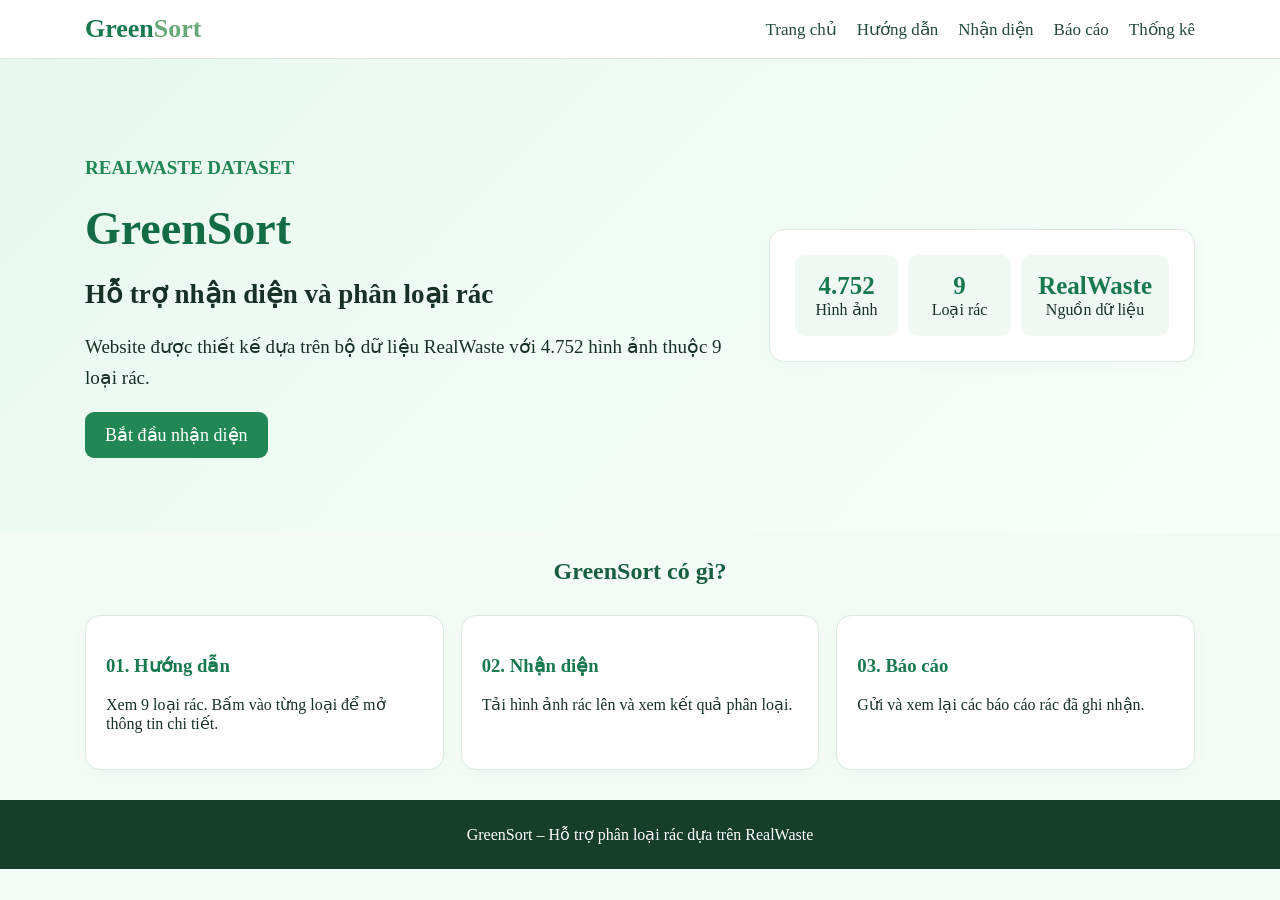
<file: index.html>
<!doctype html><html lang="vi"><head><meta charset="utf-8"><meta name="viewport" content="width=device-width,initial-scale=1"><title>GreenSort - Trang chủ</title><link rel="stylesheet" href="style.css"></head><body><header><div class="nav"><a class="logo" href="index.html">Green<span>Sort</span></a><button class="menu" onclick="toggle()">☰</button><nav><a href="index.html">Trang chủ</a><a href="guide.html">Hướng dẫn</a><a href="recognize.html">Nhận diện</a><a href="report.html">Báo cáo</a><a href="stats.html">Thống kê</a></nav></div></header><main><section class="hero"><div><p class="eyebrow">REALWASTE DATASET</p><h1>GreenSort</h1><h2>Hỗ trợ nhận diện và phân loại rác</h2><p>Website được thiết kế dựa trên bộ dữ liệu RealWaste với 4.752 hình ảnh thuộc 9 loại rác.</p><a class="btn" href="recognize.html">Bắt đầu nhận diện</a></div><div class="hero-box"><div><b>4.752</b><span>Hình ảnh</span></div><div><b>9</b><span>Loại rác</span></div><div><b>RealWaste</b><span>Nguồn dữ liệu</span></div></div></section><section class="container"><div class="title"><h2>GreenSort có gì?</h2></div><div class="cards"><a class="card" href="guide.html"><h3>01. Hướng dẫn</h3><p>Xem 9 loại rác. Bấm vào từng loại để mở thông tin chi tiết.</p></a><a class="card" href="recognize.html"><h3>02. Nhận diện</h3><p>Tải hình ảnh rác lên và xem kết quả phân loại.</p></a><a class="card" href="report.html"><h3>03. Báo cáo</h3><p>Gửi và xem lại các báo cáo rác đã ghi nhận.</p></a></div></section></main><footer>GreenSort – Hỗ trợ phân loại rác dựa trên RealWaste</footer><script src="app.js"></script></body></html>
</file>
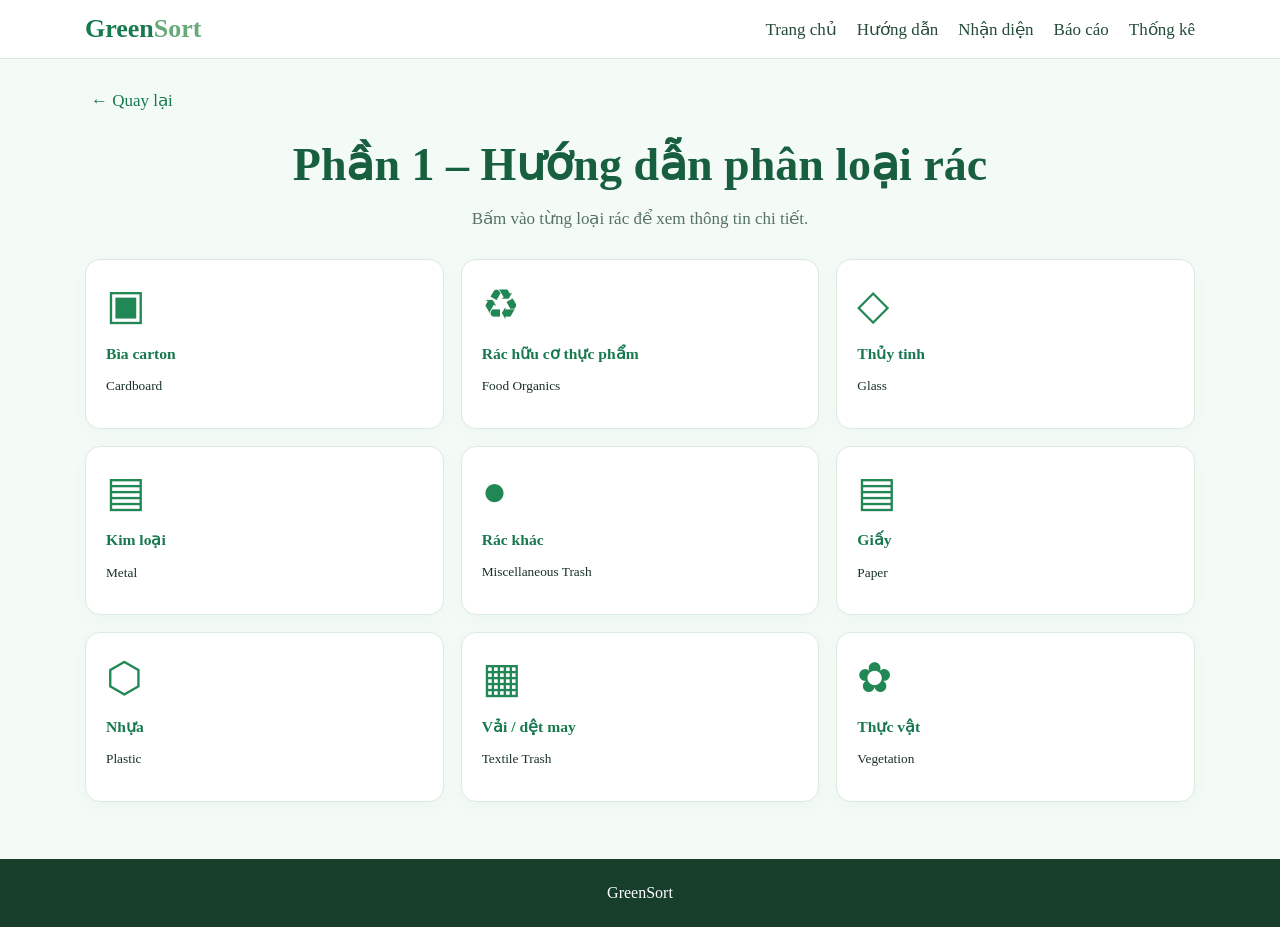
<file: guide.html>
<!doctype html><html lang="vi"><head><meta charset="utf-8"><meta name="viewport" content="width=device-width,initial-scale=1"><title>GreenSort - Hướng dẫn</title><link rel="stylesheet" href="style.css"></head><body><header><div class="nav"><a class="logo" href="index.html">Green<span>Sort</span></a><button class="menu" onclick="toggle()">☰</button><nav><a href="index.html">Trang chủ</a><a href="guide.html">Hướng dẫn</a><a href="recognize.html">Nhận diện</a><a href="report.html">Báo cáo</a><a href="stats.html">Thống kê</a></nav></div></header><main class="container page"><button class="back" onclick="history.back()">← Quay lại</button><div class="title"><h1>Phần 1 – Hướng dẫn phân loại rác</h1><p>Bấm vào từng loại rác để xem thông tin chi tiết.</p></div><div id="guideGrid" class="cards"></div><div id="detail" class="detail" hidden></div></main><footer>GreenSort</footer><script src="app.js"></script><script>const grid=document.getElementById('guideGrid'),detail=document.getElementById('detail');wasteData.forEach(x=>{let b=document.createElement('button');b.className='card clickable';b.innerHTML='<div class="waste-icon">'+x.icon+'</div><h3>'+x.vi+'</h3><p>'+x.en+'</p>';b.onclick=()=>{detail.hidden=false;detail.innerHTML='<button class="close" onclick="detail.hidden=true">Đóng</button><h2>'+x.vi+' ('+x.en+')</h2><p><b>Đặc điểm:</b> '+x.feature+'</p><p><b>Ví dụ:</b> '+x.examples+'</p><p><b>Cách xử lý:</b> '+x.process+'</p>';detail.scrollIntoView({behavior:'smooth',block:'center'})};grid.appendChild(b)});</script></body></html>
</file>
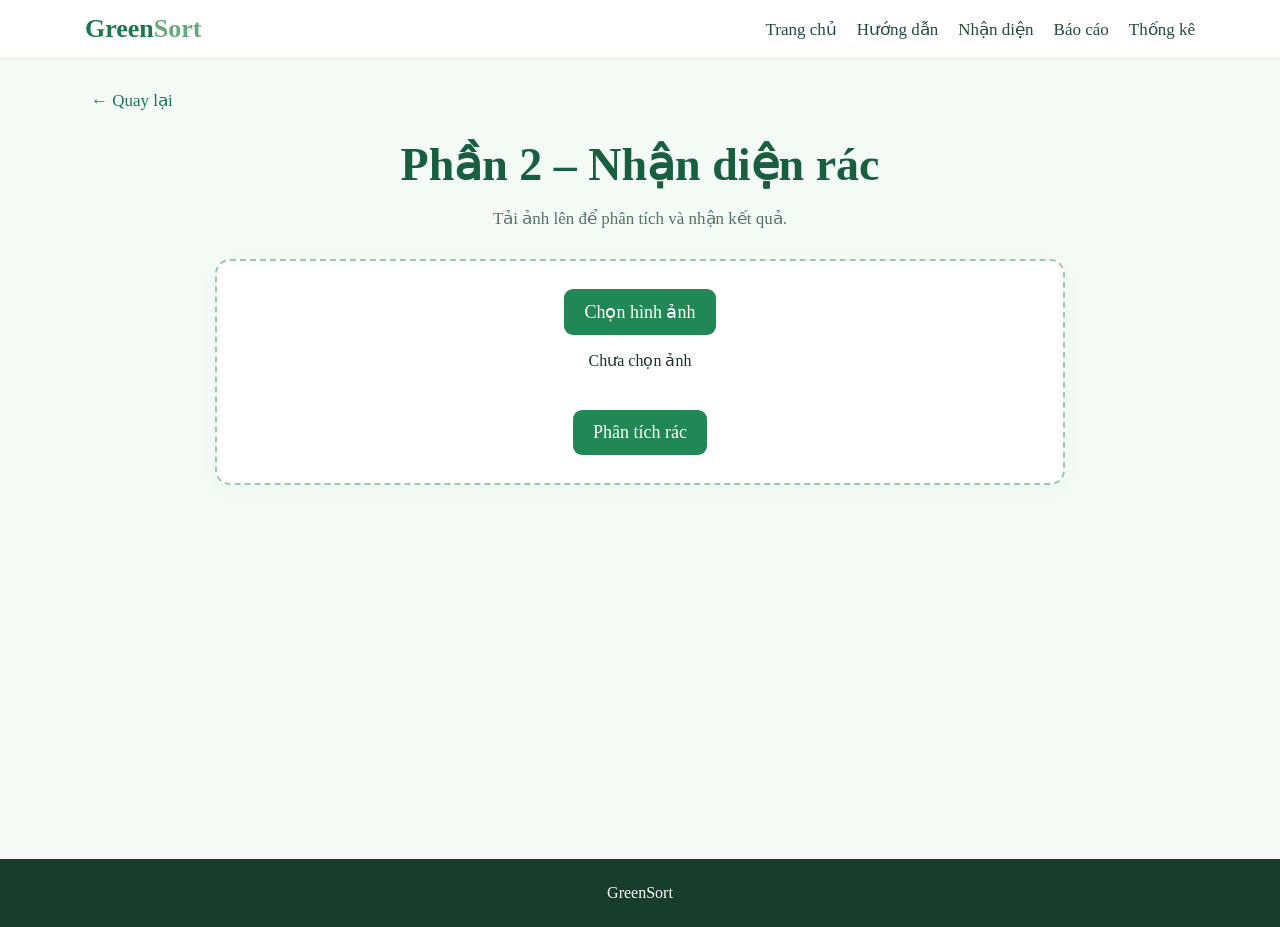
<file: recognize.html>
<!doctype html><html lang="vi"><head><meta charset="utf-8"><meta name="viewport" content="width=device-width,initial-scale=1"><title>GreenSort - Nhận diện</title><link rel="stylesheet" href="style.css"></head><body><header><div class="nav"><a class="logo" href="index.html">Green<span>Sort</span></a><button class="menu" onclick="toggle()">☰</button><nav><a href="index.html">Trang chủ</a><a href="guide.html">Hướng dẫn</a><a href="recognize.html">Nhận diện</a><a href="report.html">Báo cáo</a><a href="stats.html">Thống kê</a></nav></div></header><main class="container page"><button class="back" onclick="history.back()">← Quay lại</button><div class="title"><h1>Phần 2 – Nhận diện rác</h1><p>Tải ảnh lên để phân tích và nhận kết quả.</p></div><div class="upload"><label class="btn" for="imageInput">Chọn hình ảnh</label><input id="imageInput" type="file" accept="image/*" hidden><p id="fileName">Chưa chọn ảnh</p><img id="preview" class="preview" hidden><button id="analyze" class="btn" hidden>Phân tích rác</button></div><div id="result" class="result" hidden><h2>Kết quả phân tích</h2><div class="result-main"><div id="resultIcon" class="big-icon"></div><div><h3 id="resultName"></h3><p>Độ tin cậy: <b id="confidence">-</b></p></div></div><hr><h3>Cách xử lý đề xuất</h3><p id="process"></p><p class="note">Lưu ý: phần nhận diện hiện là giao diện mô phỏng. Để nhận diện AI thật cần kết nối model đã huấn luyện trên RealWaste.</p></div></main><footer>GreenSort</footer><script src="app.js"></script><script>const inp=document.getElementById('imageInput'),preview=document.getElementById('preview'),analyze=document.getElementById('analyze');inp.onchange=()=>{const f=inp.files[0];if(!f)return;document.getElementById('fileName').textContent=f.name;preview.src=URL.createObjectURL(f);preview.hidden=false;analyze.hidden=false;document.getElementById('result').hidden=true};analyze.onclick=()=>{const x=wasteData[Math.floor(Math.random()*wasteData.length)];document.getElementById('resultIcon').textContent=x.icon;document.getElementById('resultName').textContent=x.vi+' ('+x.en+')';document.getElementById('confidence').textContent='Mô phỏng';document.getElementById('process').textContent=x.process;document.getElementById('result').hidden=false;document.getElementById('result').scrollIntoView({behavior:'smooth',block:'center'})};</script></body></html>
</file>
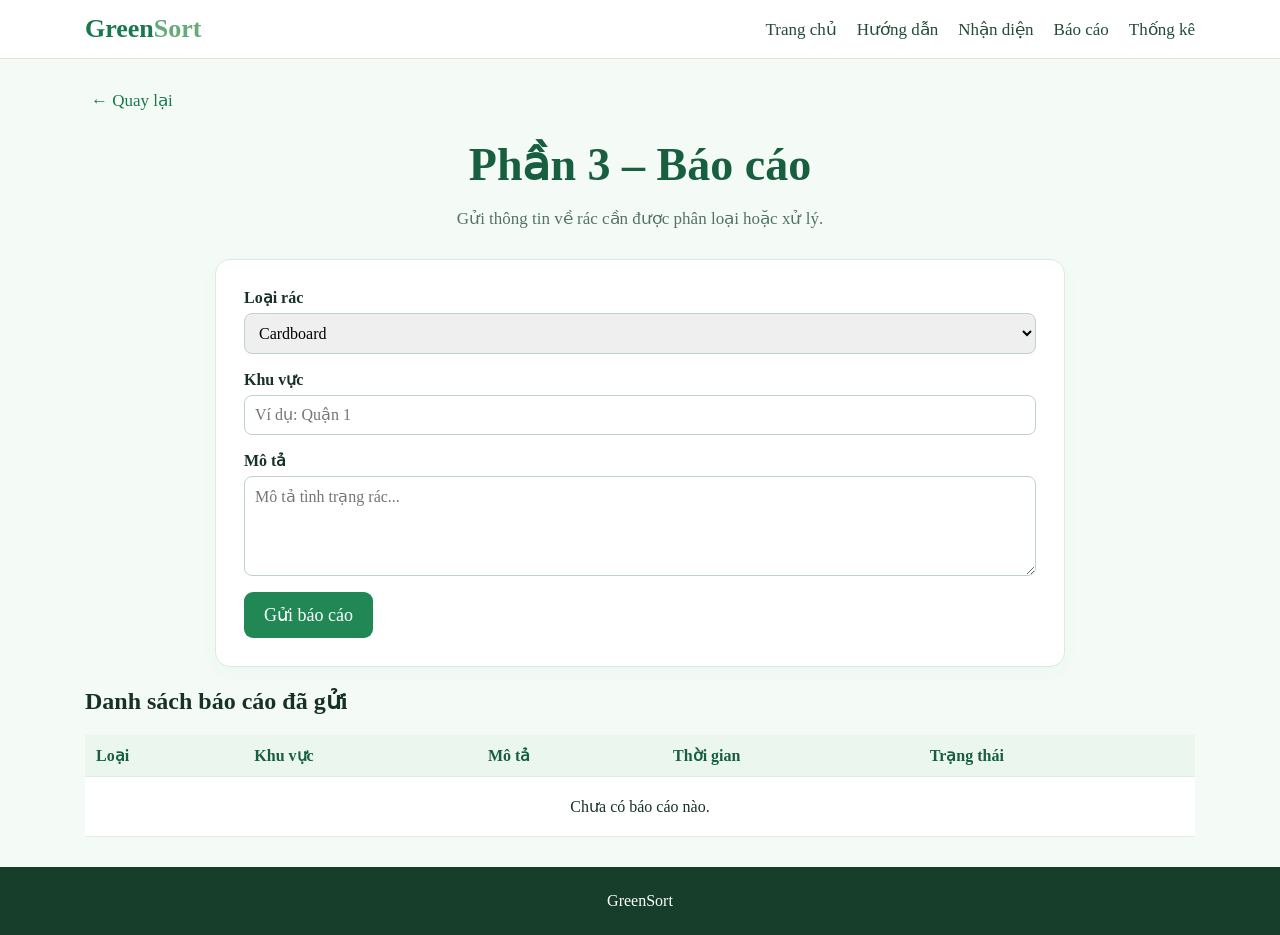
<file: report.html>
<!doctype html><html lang="vi"><head><meta charset="utf-8"><meta name="viewport" content="width=device-width,initial-scale=1"><title>GreenSort - Báo cáo</title><link rel="stylesheet" href="style.css"></head><body><header><div class="nav"><a class="logo" href="index.html">Green<span>Sort</span></a><button class="menu" onclick="toggle()">☰</button><nav><a href="index.html">Trang chủ</a><a href="guide.html">Hướng dẫn</a><a href="recognize.html">Nhận diện</a><a href="report.html">Báo cáo</a><a href="stats.html">Thống kê</a></nav></div></header><main class="container page"><button class="back" onclick="history.back()">← Quay lại</button><div class="title"><h1>Phần 3 – Báo cáo</h1><p>Gửi thông tin về rác cần được phân loại hoặc xử lý.</p></div><div class="form"><label>Loại rác<select id="type"></select></label><label>Khu vực<input id="area" placeholder="Ví dụ: Quận 1"></label><label>Mô tả<textarea id="desc" placeholder="Mô tả tình trạng rác..."></textarea></label><button class="btn" onclick="sendReport()">Gửi báo cáo</button></div><h2>Danh sách báo cáo đã gửi</h2><div class="table-wrap"><table><thead><tr><th>Loại</th><th>Khu vực</th><th>Mô tả</th><th>Thời gian</th><th>Trạng thái</th></tr></thead><tbody id="reports"></tbody></table></div></main><footer>GreenSort</footer><script src="app.js"></script><script>const s=document.getElementById('type');wasteData.forEach(x=>s.innerHTML+='<option>'+x.en+'</option>');function sendReport(){const a=area.value.trim(),d=desc.value.trim();if(!a||!d){alert('Vui lòng nhập khu vực và mô tả.');return}let r=JSON.parse(localStorage.getItem('gsReports')||'[]');r.unshift({t:s.value,a,d,time:new Date().toLocaleString('vi-VN')});localStorage.setItem('gsReports',JSON.stringify(r));render();area.value='';desc.value='';alert('Đã gửi báo cáo.')}function render(){let r=JSON.parse(localStorage.getItem('gsReports')||'[]');reports.innerHTML=r.length?r.map(x=>'<tr><td>'+x.t+'</td><td>'+x.a+'</td><td>'+x.d+'</td><td>'+x.time+'</td><td>Mới</td></tr>').join(''):'<tr><td colspan="5" class="empty">Chưa có báo cáo nào.</td></tr>'}render();</script></body></html>
</file>
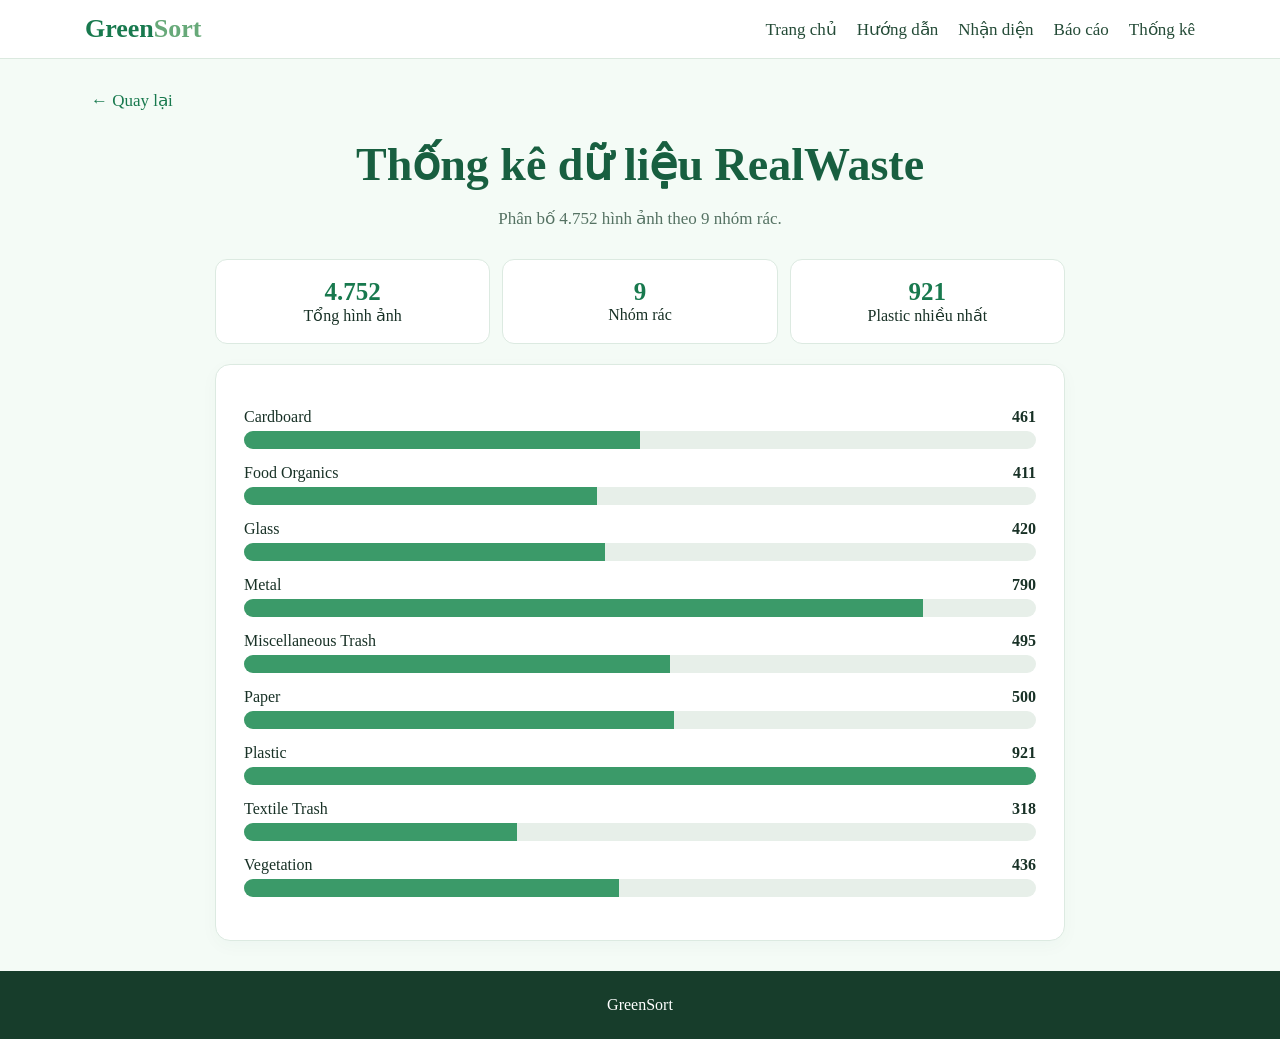
<file: stats.html>
<!doctype html><html lang="vi"><head><meta charset="utf-8"><meta name="viewport" content="width=device-width,initial-scale=1"><title>GreenSort - Thống kê</title><link rel="stylesheet" href="style.css"></head><body><header><div class="nav"><a class="logo" href="index.html">Green<span>Sort</span></a><button class="menu" onclick="toggle()">☰</button><nav><a href="index.html">Trang chủ</a><a href="guide.html">Hướng dẫn</a><a href="recognize.html">Nhận diện</a><a href="report.html">Báo cáo</a><a href="stats.html">Thống kê</a></nav></div></header><main class="container page"><button class="back" onclick="history.back()">← Quay lại</button><div class="title"><h1>Thống kê dữ liệu RealWaste</h1><p>Phân bố 4.752 hình ảnh theo 9 nhóm rác.</p></div><div class="stats"><div class="stat"><b>4.752</b>Tổng hình ảnh</div><div class="stat"><b>9</b>Nhóm rác</div><div class="stat"><b>921</b>Plastic nhiều nhất</div></div><div class="chart" id="chart"></div></main><footer>GreenSort</footer><script src="app.js"></script><script>const max=Math.max(...wasteData.map(x=>x.count));document.getElementById('chart').innerHTML=wasteData.map(x=>'<div class="bar"><div class="bar-label"><span>'+x.en+'</span><b>'+x.count+'</b></div><div class="track"><div class="fill" style="width:'+x.count/max*100+'%"></div></div></div>').join('');</script></body></html>
</file>
<file: style.css>
*{box-sizing:border-box}body{margin:0;font-family:"Times New Roman",serif;background:#f4fbf6;color:#183126}header{position:sticky;top:0;z-index:5;background:#fff;border-bottom:1px solid #dbe9df}.nav{max-width:1150px;margin:auto;padding:14px 20px;display:flex;justify-content:space-between;align-items:center}.logo{font-size:26px;font-weight:bold;color:#18794e;text-decoration:none}.logo span{color:#67a979}nav a{margin-left:20px;text-decoration:none;color:#244b37;font-size:17px}.menu{display:none;background:none;border:0;font-size:25px}.container{max-width:1150px;margin:auto;padding:0 20px}.page{padding-top:30px;min-height:calc(100vh - 130px)}.hero{padding:75px max(20px,calc((100% - 1110px)/2));display:grid;grid-template-columns:1.2fr .8fr;gap:45px;align-items:center;background:linear-gradient(135deg,#e8f8ee,#f8fffa)}h1{font-size:46px;color:#146c45;margin:8px 0}.hero h2{font-size:27px}.hero p{font-size:19px;line-height:1.6}.eyebrow{color:#218754;font-weight:bold}.hero-box,.card,.upload,.result,.form,.chart,.detail{background:#fff;border:1px solid #dceae1;border-radius:15px;box-shadow:0 5px 18px #1c5a3508}.hero-box{padding:25px;display:grid;grid-template-columns:repeat(3,1fr);gap:10px}.hero-box div{text-align:center;background:#f0f8f3;padding:17px;border-radius:10px}.hero-box b,.stat b{display:block;font-size:25px;color:#18794e}.btn{display:inline-block;border:0;border-radius:9px;padding:12px 20px;background:#218754;color:#fff;font:18px "Times New Roman";cursor:pointer;text-decoration:none}.title{text-align:center;margin:25px 0 30px}.title h1,.title h2{color:#185f40}.title p{color:#557263;font-size:17px}.cards{display:grid;grid-template-columns:repeat(3,1fr);gap:17px}.card{padding:20px;text-decoration:none;color:inherit}.card h3{color:#18794e}.clickable{width:100%;text-align:left;cursor:pointer;font-family:inherit}.waste-icon,.big-icon{font-size:42px;color:#218754}.back,.close{border:0;background:none;color:#18794e;font:17px "Times New Roman";cursor:pointer}.detail{padding:25px;margin:25px auto;max-width:800px;line-height:1.6}.upload,.result,.form,.chart{max-width:850px;margin:20px auto;padding:28px}.upload{text-align:center;border:2px dashed #9ac8aa}.preview{display:block;max-width:350px;max-height:300px;margin:20px auto;border-radius:10px}.result{background:#edf9f1}.result-main{display:flex;gap:20px;align-items:center}.big-icon{font-size:55px}.note{color:#6b7d73;font-size:14px}.form label{display:block;font-weight:bold;margin-bottom:16px}.form input,.form select,.form textarea{display:block;width:100%;margin-top:6px;padding:10px;border:1px solid #bfd3c5;border-radius:8px;font:16px "Times New Roman"}.form textarea{min-height:100px}.stats{max-width:850px;margin:auto;display:grid;grid-template-columns:repeat(3,1fr);gap:12px}.stat{text-align:center;background:#fff;border:1px solid #dceae1;border-radius:12px;padding:18px}.table-wrap{overflow-x:auto}table{width:100%;border-collapse:collapse;background:#fff}th,td{padding:11px;border-bottom:1px solid #e2ece5;text-align:left}th{background:#eaf6ee;color:#185f40}.empty{text-align:center;padding:20px}.bar{margin:15px 0}.bar-label{display:flex;justify-content:space-between;margin-bottom:5px}.track{height:18px;background:#e7efe9;border-radius:20px;overflow:hidden}.fill{height:100%;background:#3b9a69}footer{background:#173d2b;color:#fff;text-align:center;padding:25px;margin-top:30px}@media(max-width:760px){nav{display:none;position:absolute;top:62px;left:0;right:0;background:#fff;padding:12px 20px}nav.open{display:block}nav a{display:block;margin:12px 0}.menu{display:block}.hero{grid-template-columns:1fr;padding:50px 20px}.hero-box,.stats{grid-template-columns:1fr}.cards{grid-template-columns:1fr}h1{font-size:38px}.result-main{align-items:flex-start}}
</file>
